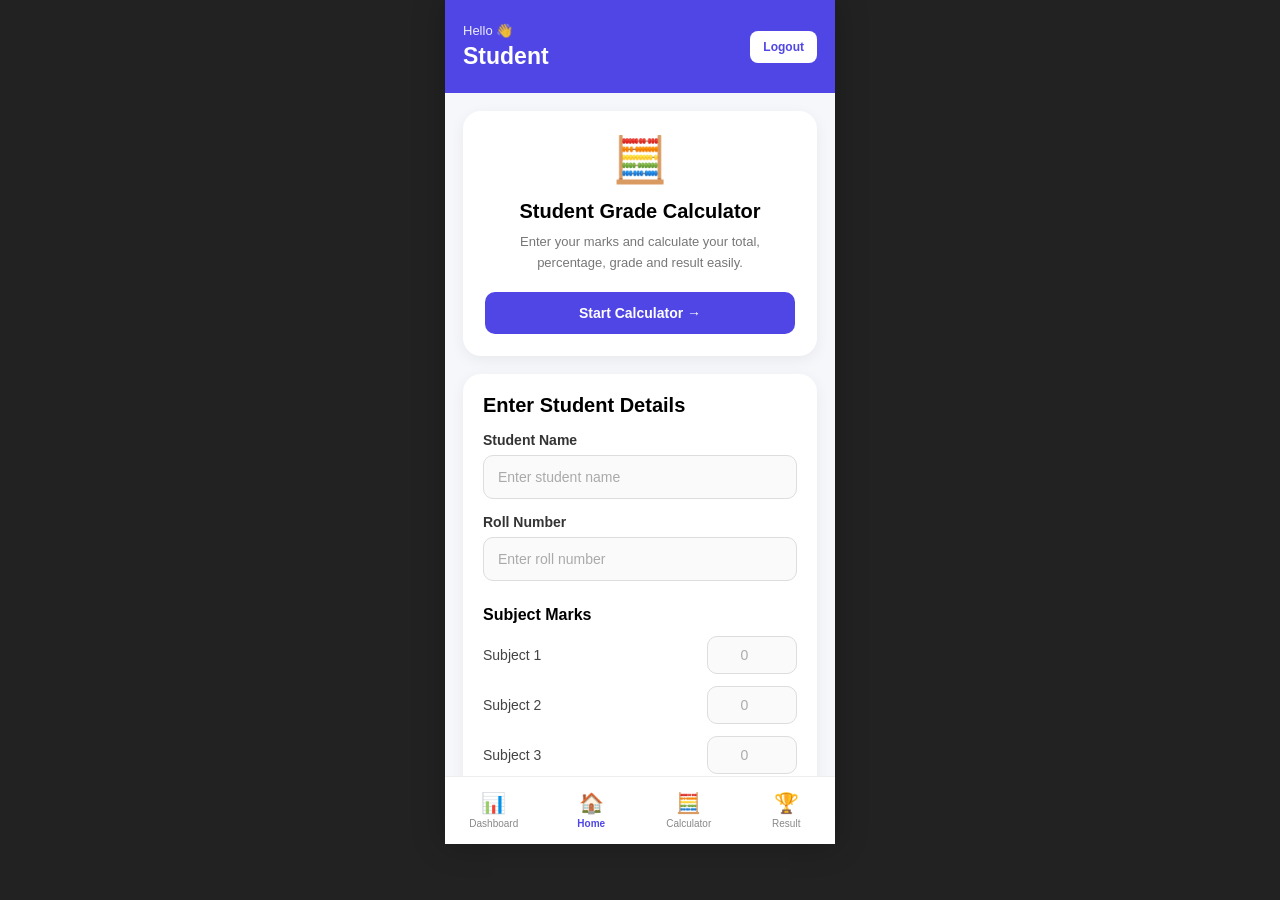
<file: index.html>
<!DOCTYPE html>
<html lang="en">

<head>

    <meta charset="UTF-8">

    <meta
        name="viewport"
        content="width=device-width, initial-scale=1.0"
    >

    <title>Student Grade Calculator</title>

    <link rel="stylesheet" href="style.css">

</head>

<body>

<div class="app">

    <header class="home-header">

        <div>

            <p class="hello">
                Hello 👋
            </p>

            <h1 id="welcomeName">
                Student
            </h1>

        </div>

        <button
            class="logout-btn"
            onclick="logoutUser()"
        >
            Logout
        </button>

    </header>


    <main class="home-content">


        <div class="welcome-card">

            <div class="card-icon">
                🧮
            </div>

            <h2>
                Student Grade Calculator
            </h2>

            <p>
                Enter your marks and calculate
                your total, percentage, grade
                and result easily.
            </p>

            <a
                href="#calculator"
                class="start-btn"
            >
                Start Calculator →
            </a>

        </div>


        <div
            id="calculator"
            class="calculator-card"
        >

            <h2>
                Enter Student Details
            </h2>


            <label>
                Student Name
            </label>

            <input
                type="text"
                id="name"
                placeholder="Enter student name"
            >


            <label>
                Roll Number
            </label>

            <input
                type="text"
                id="roll"
                placeholder="Enter roll number"
            >


            <h3>
                Subject Marks
            </h3>


            <div class="subject">

                <span>
                    Subject 1
                </span>

                <input
                    type="number"
                    id="sub1"
                    placeholder="0"
                    min="0"
                    max="100"
                >

            </div>


            <div class="subject">

                <span>
                    Subject 2
                </span>

                <input
                    type="number"
                    id="sub2"
                    placeholder="0"
                    min="0"
                    max="100"
                >

            </div>


            <div class="subject">

                <span>
                    Subject 3
                </span>

                <input
                    type="number"
                    id="sub3"
                    placeholder="0"
                    min="0"
                    max="100"
                >

            </div>


            <div class="subject">

                <span>
                    Subject 4
                </span>

                <input
                    type="number"
                    id="sub4"
                    placeholder="0"
                    min="0"
                    max="100"
                >

            </div>


            <div class="subject">

                <span>
                    Subject 5
                </span>

                <input
                    type="number"
                    id="sub5"
                    placeholder="0"
                    min="0"
                    max="100"
                >

            </div>


            <button
                class="calculate-btn"
                onclick="calculateGrade()"
            >
                Calculate Result
            </button>

        </div>

    </main>


    <nav class="bottom-nav">

        <a href="dashboard.html">

            <span>📊</span>

            Dashboard

        </a>


        <a
            href="index.html"
            class="active"
        >

            <span>🏠</span>

            Home

        </a>


        <a href="#calculator">

            <span>🧮</span>

            Calculator

        </a>


        <a href="result.html">

            <span>🏆</span>

            Result

        </a>

    </nav>

</div>

<script src="script.js"></script>

</body>
</html>
</file>
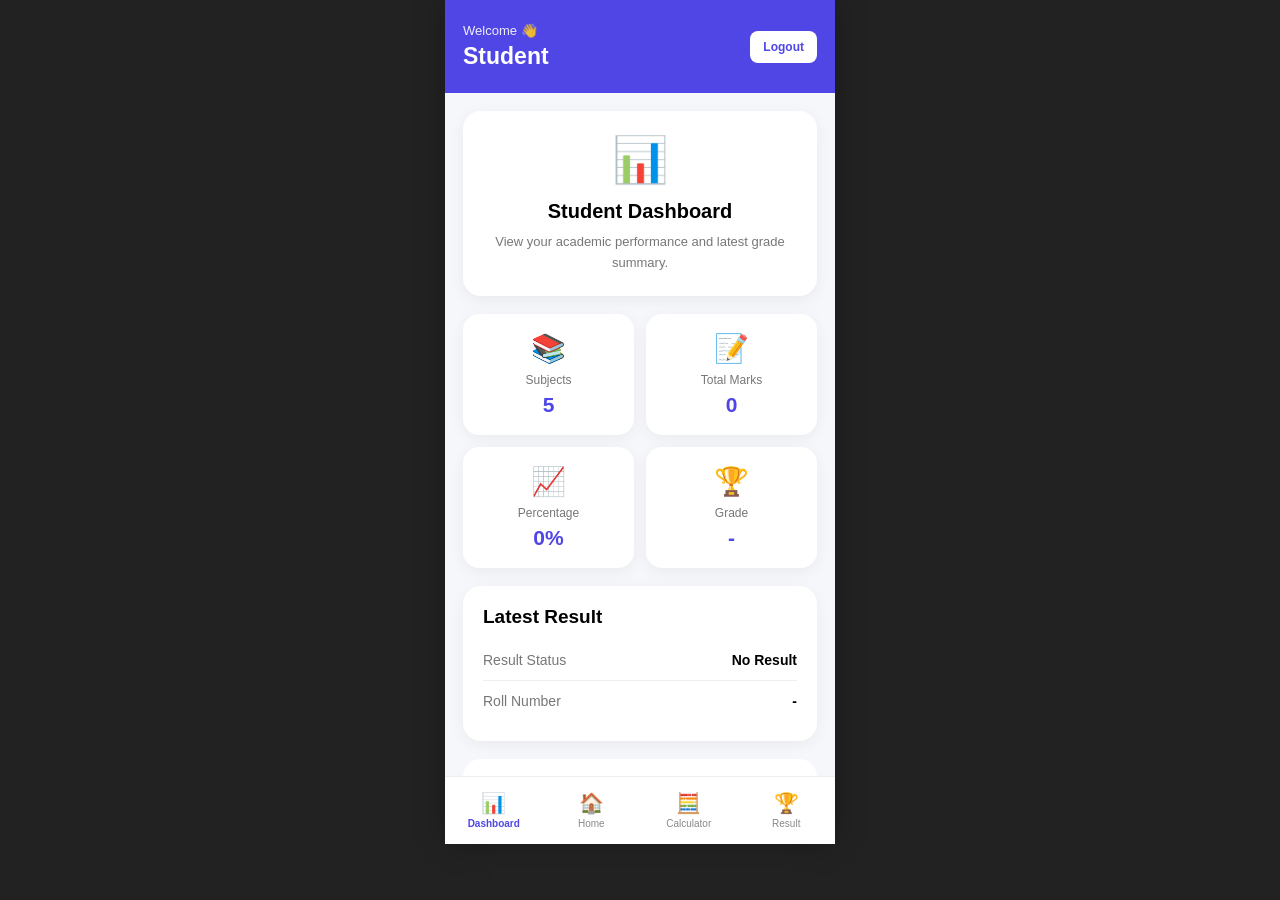
<file: dashboard.html>
<!DOCTYPE html>
<html lang="en">

<head>

    <meta charset="UTF-8">

    <meta
        name="viewport"
        content="width=device-width, initial-scale=1.0"
    >

    <title>Dashboard - Student Grade Calculator</title>

    <link rel="stylesheet" href="style.css">

</head>

<body>

<div class="app">

    <header class="home-header">

        <div>

            <p class="hello">
                Welcome 👋
            </p>

            <h1 id="dashboardName">
                Student
            </h1>

        </div>

        <button
            class="logout-btn"
            onclick="logoutUser()"
        >
            Logout
        </button>

    </header>


    <main class="home-content">

        <div class="welcome-card">

            <div class="card-icon">
                📊
            </div>

            <h2>
                Student Dashboard
            </h2>

            <p>
                View your academic performance
                and latest grade summary.
            </p>

        </div>


        <div class="dashboard-grid">

            <div class="dashboard-box">

                <span>📚</span>

                <small>
                    Subjects
                </small>

                <strong>
                    5
                </strong>

            </div>


            <div class="dashboard-box">

                <span>📝</span>

                <small>
                    Total Marks
                </small>

                <strong id="dashboardTotal">
                    0
                </strong>

            </div>


            <div class="dashboard-box">

                <span>📈</span>

                <small>
                    Percentage
                </small>

                <strong id="dashboardPercentage">
                    0%
                </strong>

            </div>


            <div class="dashboard-box">

                <span>🏆</span>

                <small>
                    Grade
                </small>

                <strong id="dashboardGrade">
                    -
                </strong>

            </div>

        </div>


        <div class="dashboard-result">

            <h2>
                Latest Result
            </h2>

            <div class="dashboard-result-row">

                <span>
                    Result Status
                </span>

                <strong id="dashboardResult">
                    No Result
                </strong>

            </div>


            <div class="dashboard-result-row">

                <span>
                    Roll Number
                </span>

                <strong id="dashboardRoll">
                    -
                </strong>

            </div>

        </div>


        <div class="quick-actions">

            <h2>
                Quick Actions
            </h2>


            <a
                href="index.html"
                class="quick-action"
            >

                🧮

                <span>
                    Calculate Result
                </span>

                <b>
                    →
                </b>

            </a>


            <a
                href="result.html"
                class="quick-action"
            >

                📊

                <span>
                    View Result
                </span>

                <b>
                    →
                </b>

            </a>

        </div>

    </main>


    <nav class="bottom-nav">

        <a
            href="dashboard.html"
            class="active"
        >

            <span>📊</span>

            Dashboard

        </a>


        <a href="index.html">

            <span>🏠</span>

            Home

        </a>


        <a href="index.html">

            <span>🧮</span>

            Calculator

        </a>


        <a href="result.html">

            <span>🏆</span>

            Result

        </a>

    </nav>

</div>

<script src="script.js"></script>

</body>
</html>
</file>
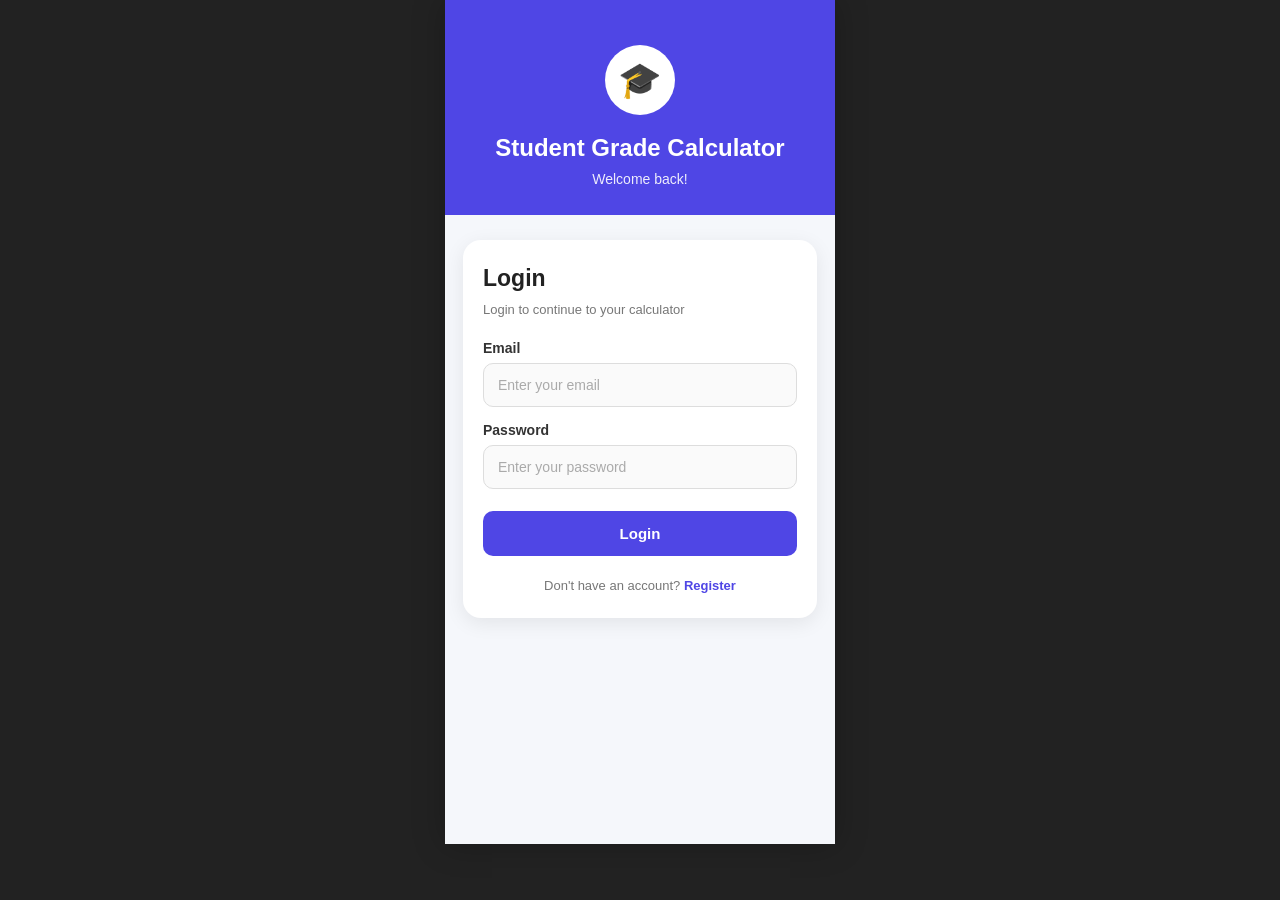
<file: login.html>
<!DOCTYPE html>
<html lang="en">

<head>

    <meta charset="UTF-8">

    <meta
        name="viewport"
        content="width=device-width, initial-scale=1.0"
    >

    <title>Login - Student Grade Calculator</title>

    <link rel="stylesheet" href="style.css">

</head>

<body>

<div class="app">

    <div class="auth-header">

        <div class="logo">🎓</div>

        <h1>Student Grade Calculator</h1>

        <p>Welcome back!</p>

    </div>


    <div class="auth-card">

        <h2>Login</h2>

        <p class="small-text">
            Login to continue to your calculator
        </p>


        <label>Email</label>

        <input
            type="email"
            id="loginEmail"
            placeholder="Enter your email"
        >


        <label>Password</label>

        <input
            type="password"
            id="loginPassword"
            placeholder="Enter your password"
        >


        <button onclick="loginUser()">
            Login
        </button>


        <p class="switch-text">

            Don't have an account?

            <a href="register.html">
                Register
            </a>

        </p>

    </div>

</div>


<script src="script.js"></script>

</body>
</html>
</file>
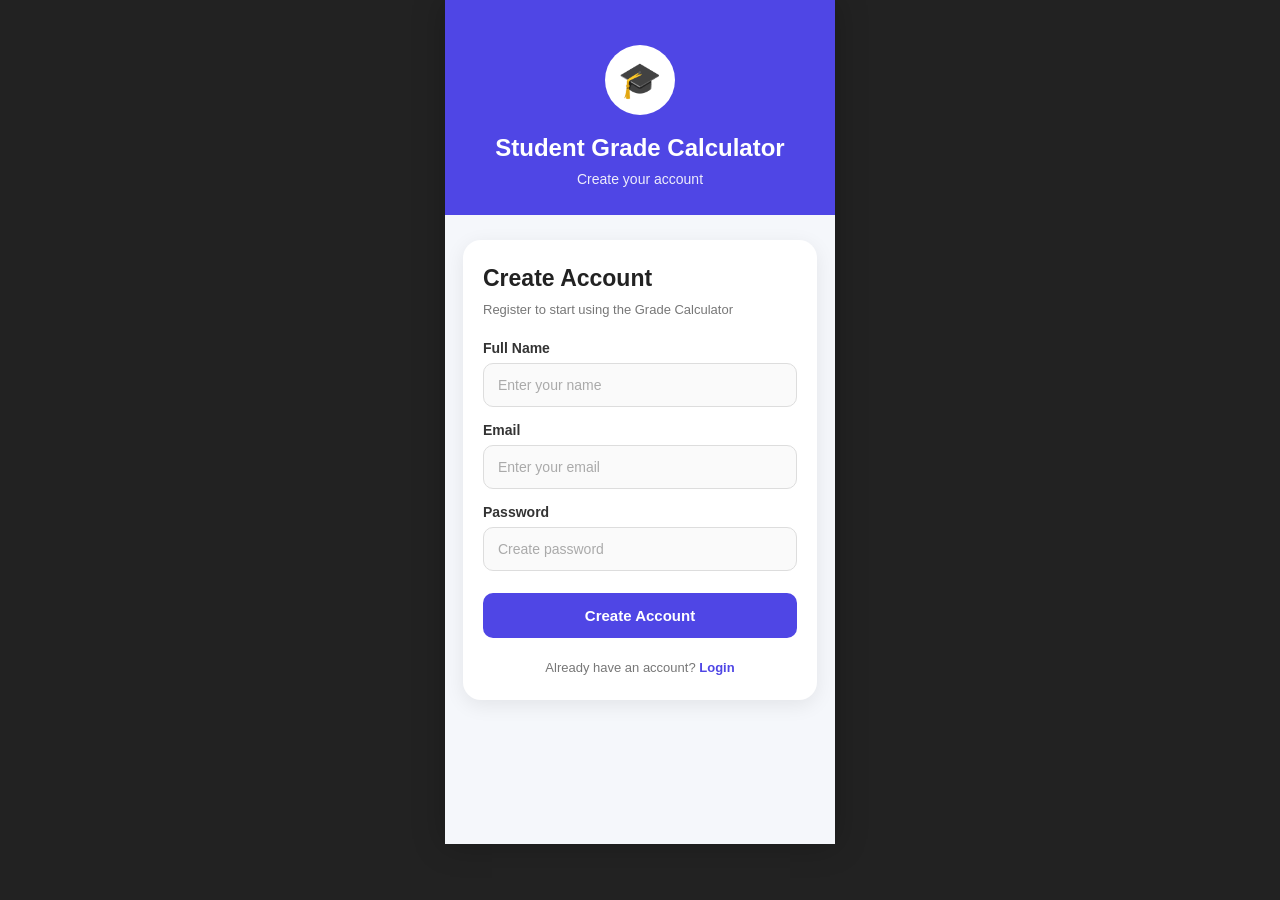
<file: register.html>
<!DOCTYPE html>
<html lang="en">
<head>
    <meta charset="UTF-8">
    <meta name="viewport" content="width=device-width, initial-scale=1.0">
    <title>Register - Student Grade Calculator</title>
    <link rel="stylesheet" href="style.css">
</head>

<body>

<div class="app">

    <div class="auth-header">

        <div class="logo">🎓</div>

        <h1>Student Grade Calculator</h1>

        <p>Create your account</p>

    </div>

    <div class="auth-card">

        <h2>Create Account</h2>

        <p class="small-text">
            Register to start using the Grade Calculator
        </p>

        <label>Full Name</label>

        <input
            type="text"
            id="regName"
            placeholder="Enter your name"
        >

        <label>Email</label>

        <input
            type="email"
            id="regEmail"
            placeholder="Enter your email"
        >

        <label>Password</label>

        <input
            type="password"
            id="regPassword"
            placeholder="Create password"
        >

        <button onclick="registerUser()">
            Create Account
        </button>

        <p class="switch-text">
            Already have an account?
            <a href="login.html">Login</a>
        </p>

    </div>

</div>

<script src="script.js"></script>

</body>
</html>
</file>
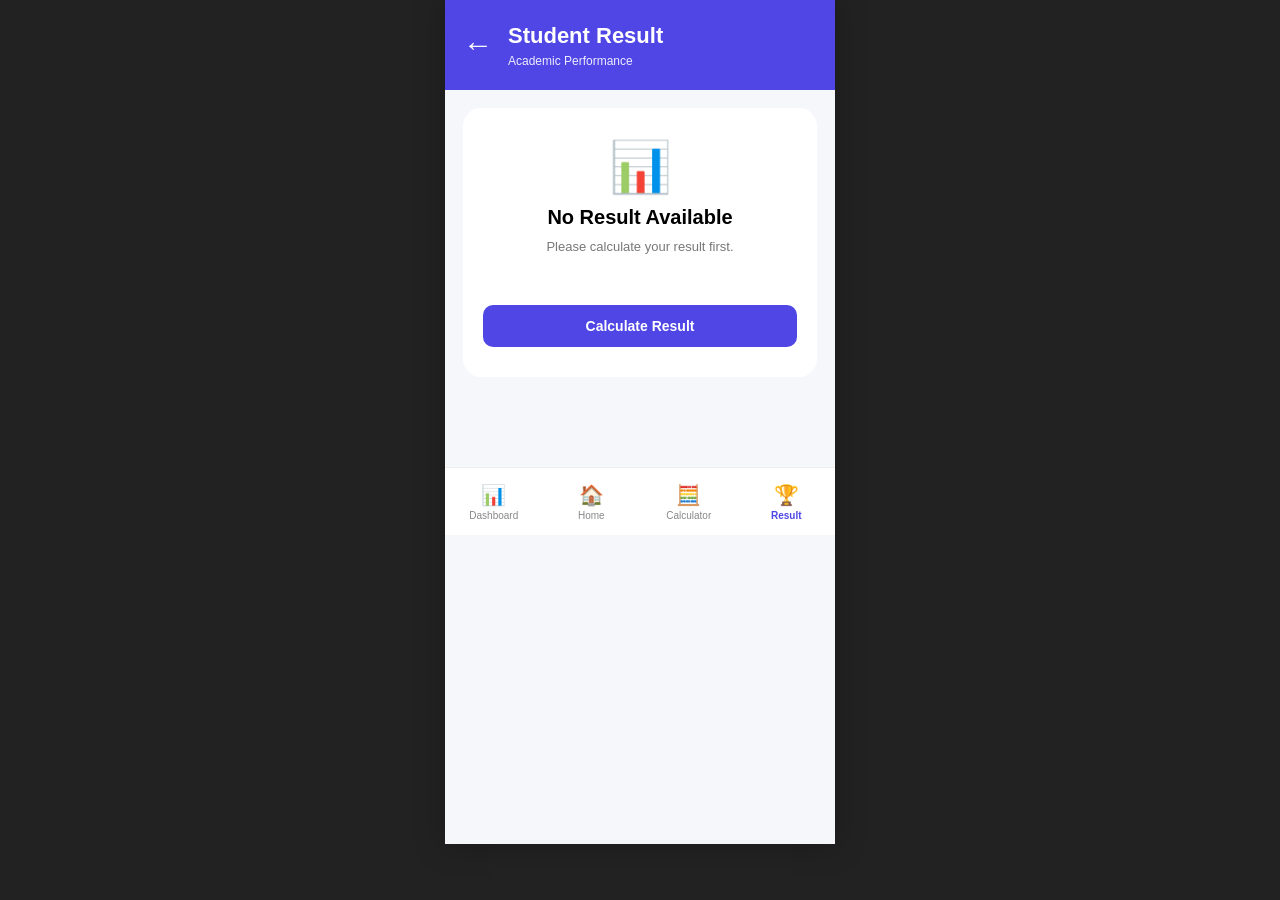
<file: result.html>
<!DOCTYPE html>
<html lang="en">

<head>

    <meta charset="UTF-8">

    <meta
        name="viewport"
        content="width=device-width, initial-scale=1.0"
    >

    <title>Result - Student Grade Calculator</title>

    <link rel="stylesheet" href="style.css">

</head>

<body>

<div class="app">

    <header class="result-header">

        <a
            href="dashboard.html"
            class="back-btn"
        >
            ←
        </a>

        <div>

            <h1>
                Student Result
            </h1>

            <p>
                Academic Performance
            </p>

        </div>

    </header>


    <main class="result-content">

        <div
            id="resultContainer"
        >

        </div>

    </main>


    <nav class="bottom-nav">

        <a href="dashboard.html">

            <span>📊</span>

            Dashboard

        </a>


        <a href="index.html">

            <span>🏠</span>

            Home

        </a>


        <a href="index.html">

            <span>🧮</span>

            Calculator

        </a>


        <a
            href="result.html"
            class="active"
        >

            <span>🏆</span>

            Result

        </a>

    </nav>

</div>

<script src="script.js"></script>

</body>
</html>
</file>
<file: style.css>
/* ========================================
   BASIC RESET
======================================== */

* {
    box-sizing: border-box;
    margin: 0;
    padding: 0;
}


html {
    scroll-behavior: smooth;
}


body {

    margin: 0;

    padding: 0;

    font-family:
        Arial,
        Helvetica,
        sans-serif;

    background: #222;

    min-height: 100vh;

    display: flex;

    justify-content: center;

    align-items: flex-start;
}



/* ========================================
   MOBILE APP
======================================== */

.app {

    width: 390px;

    height: 844px;

    min-height: 844px;

    background: #f5f7fb;

    position: relative;

    overflow-x: hidden;

    overflow-y: auto;

    box-shadow:
        0 0 30px rgba(0, 0, 0, 0.25);
}



/* ========================================
   AUTH HEADER
======================================== */

.auth-header {

    text-align: center;

    padding: 45px 22px 28px;

    background: #4f46e5;

    color: white;
}


.logo {

    width: 70px;

    height: 70px;

    margin: 0 auto;

    background: white;

    border-radius: 50%;

    display: flex;

    align-items: center;

    justify-content: center;

    font-size: 35px;
}


.auth-header h1 {

    font-size: 24px;

    line-height: 1.25;

    margin-top: 18px;

    margin-bottom: 8px;
}


.auth-header p {

    font-size: 14px;

    margin: 0;

    opacity: 0.9;
}



/* ========================================
   AUTH CARD
======================================== */

.auth-card {

    margin: 25px 18px;

    padding: 25px 20px;

    background: white;

    border-radius: 18px;

    box-shadow:
        0 5px 20px rgba(0, 0, 0, 0.08);
}


.auth-card h2 {

    font-size: 23px;

    margin-bottom: 8px;

    color: #222;
}


.small-text {

    color: #777;

    font-size: 13px;

    line-height: 1.5;

    margin-bottom: 20px;
}



/* ========================================
   LABEL
======================================== */

label {

    display: block;

    margin-top: 15px;

    margin-bottom: 7px;

    font-size: 14px;

    font-weight: bold;

    color: #333;
}



/* ========================================
   INPUT
======================================== */

input {

    width: 100%;

    padding: 13px 14px;

    border: 1px solid #ddd;

    border-radius: 10px;

    font-size: 14px;

    font-family: Arial, Helvetica, sans-serif;

    outline: none;

    background: #fafafa;
}


input:focus {

    border-color: #4f46e5;

    background: white;

    box-shadow:
        0 0 0 2px
        rgba(79, 70, 229, 0.08);
}


input::placeholder {

    color: #aaa;
}



/* ========================================
   BUTTON
======================================== */

button {

    width: 100%;

    border: none;

    padding: 14px;

    margin-top: 22px;

    border-radius: 10px;

    background: #4f46e5;

    color: white;

    font-size: 15px;

    font-weight: bold;

    cursor: pointer;
}


button:hover {

    background: #4338ca;
}



/* ========================================
   SWITCH TEXT
======================================== */

.switch-text {

    text-align: center;

    font-size: 13px;

    color: #777;

    margin-top: 22px;
}


.switch-text a {

    color: #4f46e5;

    text-decoration: none;

    font-weight: bold;
}



/* ========================================
   MESSAGE
======================================== */

.page-message {

    position: absolute;

    top: 10px;

    left: 15px;

    right: 15px;

    padding: 12px 15px;

    border-radius: 10px;

    text-align: center;

    font-size: 13px;

    font-weight: bold;

    z-index: 1000;

    box-shadow:
        0 4px 15px
        rgba(0, 0, 0, 0.12);
}


.error-message {

    background: #fee2e2;

    color: #dc2626;

    border: 1px solid #fecaca;
}



/* ========================================
   HOME HEADER
======================================== */

.home-header {

    background: #4f46e5;

    color: white;

    padding: 23px 18px;

    display: flex;

    justify-content: space-between;

    align-items: center;
}


.hello {

    font-size: 13px;

    opacity: 0.9;
}


.home-header h1 {

    margin-top: 5px;

    font-size: 23px;

    max-width: 210px;

    word-break: break-word;
}



/* ========================================
   LOGOUT
======================================== */

.logout-btn {

    width: auto;

    margin: 0;

    padding: 9px 13px;

    background: white;

    color: #4f46e5;

    font-size: 12px;

    border-radius: 8px;
}



/* ========================================
   HOME CONTENT
======================================== */

.home-content {

    padding: 18px;

    padding-bottom: 90px;
}



/* ========================================
   WELCOME CARD
======================================== */

.welcome-card {

    background: white;

    padding: 22px;

    border-radius: 18px;

    text-align: center;

    box-shadow:
        0 4px 15px
        rgba(0, 0, 0, 0.06);
}


.card-icon {

    font-size: 45px;

    margin-bottom: 5px;
}


.welcome-card h2 {

    font-size: 20px;

    line-height: 1.3;

    margin: 12px 0 8px;
}


.welcome-card p {

    color: #777;

    font-size: 13px;

    line-height: 1.6;
}



/* ========================================
   START BUTTON
======================================== */

.start-btn {

    display: block;

    margin-top: 18px;

    padding: 13px;

    border-radius: 10px;

    background: #4f46e5;

    color: white;

    text-decoration: none;

    font-size: 14px;

    font-weight: bold;
}



/* ========================================
   CALCULATOR CARD
======================================== */

.calculator-card {

    margin-top: 18px;

    padding: 20px;

    background: white;

    border-radius: 18px;

    box-shadow:
        0 4px 15px
        rgba(0, 0, 0, 0.06);
}


.calculator-card h2 {

    margin: 0;

    font-size: 20px;
}


.calculator-card h3 {

    font-size: 16px;

    margin-top: 25px;

    margin-bottom: 12px;
}



/* ========================================
   SUBJECT
======================================== */

.subject {

    display: flex;

    align-items: center;

    justify-content: space-between;

    margin-bottom: 12px;

    gap: 10px;
}


.subject span {

    font-size: 14px;

    color: #444;

    flex: 1;
}


.subject input {

    width: 90px;

    padding: 10px;

    text-align: center;
}



/* ========================================
   CALCULATE BUTTON
======================================== */

.calculate-btn {

    display: block;

    width: 100%;

    padding: 14px;

    margin-top: 22px;

    border: none;

    border-radius: 10px;

    background: #4f46e5;

    color: white;

    text-align: center;

    text-decoration: none;

    font-size: 15px;

    font-weight: bold;
}



/* ========================================
   DASHBOARD GRID
======================================== */

.dashboard-grid {

    display: grid;

    grid-template-columns: 1fr 1fr;

    gap: 12px;

    margin-top: 18px;
}


.dashboard-box {

    background: white;

    border-radius: 16px;

    padding: 18px 12px;

    text-align: center;

    box-shadow:
        0 4px 15px
        rgba(0, 0, 0, 0.05);
}


.dashboard-box span {

    display: block;

    font-size: 28px;

    margin-bottom: 8px;
}


.dashboard-box small {

    display: block;

    color: #777;

    font-size: 12px;

    margin-bottom: 6px;
}


.dashboard-box strong {

    display: block;

    color: #4f46e5;

    font-size: 21px;
}



/* ========================================
   DASHBOARD RESULT
======================================== */

.dashboard-result {

    background: white;

    border-radius: 18px;

    padding: 20px;

    margin-top: 18px;

    box-shadow:
        0 4px 15px
        rgba(0, 0, 0, 0.05);
}


.dashboard-result h2 {

    font-size: 19px;

    margin-bottom: 12px;
}


.dashboard-result-row {

    display: flex;

    justify-content: space-between;

    align-items: center;

    padding: 12px 0;

    border-bottom: 1px solid #eee;

    font-size: 14px;
}


.dashboard-result-row:last-child {

    border-bottom: none;
}


.dashboard-result-row span {

    color: #777;
}



/* ========================================
   QUICK ACTIONS
======================================== */

.quick-actions {

    background: white;

    border-radius: 18px;

    padding: 20px;

    margin-top: 18px;

    margin-bottom: 20px;
}


.quick-actions h2 {

    font-size: 19px;

    margin-bottom: 12px;
}


.quick-action {

    display: flex;

    align-items: center;

    gap: 12px;

    padding: 14px 5px;

    border-bottom: 1px solid #eee;

    text-decoration: none;

    color: #333;

    font-size: 20px;
}


.quick-action:last-child {

    border-bottom: none;
}


.quick-action span {

    flex: 1;

    font-size: 14px;

    font-weight: bold;
}


.quick-action b {

    color: #4f46e5;
}



/* ========================================
   RESULT HEADER
======================================== */

.result-header {

    height: 90px;

    background: #4f46e5;

    color: white;

    display: flex;

    align-items: center;

    padding: 15px 18px;

    gap: 15px;
}


.result-header h1 {

    margin: 0;

    font-size: 22px;
}


.result-header p {

    margin-top: 5px;

    font-size: 12px;

    opacity: 0.9;
}


.back-btn {

    text-decoration: none;

    color: white;

    font-size: 30px;
}



/* ========================================
   RESULT CONTENT
======================================== */

.result-content {

    padding: 18px;

    padding-bottom: 90px;
}



/* ========================================
   STUDENT RESULT
======================================== */

.student-result-card {

    background: white;

    border-radius: 18px;

    padding: 22px;

    text-align: center;

    box-shadow:
        0 4px 15px
        rgba(0, 0, 0, 0.06);
}


.result-icon {

    font-size: 42px;
}


.student-result-card h2 {

    margin: 10px 0 5px;

    font-size: 21px;
}


.student-result-card p {

    color: #777;

    font-size: 13px;
}



/* ========================================
   GRADE CARD
======================================== */

.grade-card {

    background: #4f46e5;

    color: white;

    border-radius: 18px;

    padding: 22px;

    margin-top: 15px;

    text-align: center;
}


.grade-card p {

    font-size: 13px;
}


.grade {

    font-size: 48px;

    font-weight: bold;

    margin: 8px 0;
}


.pass {

    display: inline-block;

    padding: 6px 15px;

    border-radius: 20px;

    background: #22c55e;

    color: white;

    font-size: 12px;

    font-weight: bold;
}


.fail {

    display: inline-block;

    padding: 6px 15px;

    border-radius: 20px;

    background: #ef4444;

    color: white;

    font-size: 12px;

    font-weight: bold;
}



/* ========================================
   MARKS CARD
======================================== */

.marks-card {

    background: white;

    border-radius: 18px;

    padding: 20px;

    margin-top: 15px;

    box-shadow:
        0 4px 15px
        rgba(0, 0, 0, 0.04);
}


.marks-card h2 {

    margin-bottom: 8px;

    font-size: 19px;
}


.mark-line {

    display: flex;

    justify-content: space-between;

    align-items: center;

    padding: 12px 0;

    border-bottom: 1px solid #eee;

    font-size: 14px;
}


.mark-line:last-child {

    border-bottom: none;
}


.mark-line span {

    color: #555;
}



/* ========================================
   SUMMARY
======================================== */

.summary {

    display: flex;

    gap: 12px;

    margin-top: 15px;
}


.summary div {

    flex: 1;

    background: white;

    padding: 18px 10px;

    border-radius: 15px;

    text-align: center;
}


.summary small {

    display: block;

    color: #777;

    font-size: 12px;

    margin-bottom: 7px;
}


.summary strong {

    font-size: 18px;
}



/* ========================================
   NO RESULT
======================================== */

.no-result {

    background: white;

    padding: 30px 20px;

    border-radius: 18px;

    text-align: center;
}


.big-icon {

    font-size: 50px;
}


.no-result h2 {

    font-size: 20px;

    margin: 10px 0;
}


.no-result p {

    color: #777;

    font-size: 13px;

    margin-bottom: 15px;
}



/* ========================================
   BOTTOM NAVIGATION
======================================== */

.bottom-nav {

    position: sticky;

    bottom: 0;

    left: 0;

    width: 100%;

    height: 68px;

    background: white;

    border-top: 1px solid #eee;

    display: flex;

    justify-content: space-around;

    align-items: center;

    z-index: 50;
}


.bottom-nav a {

    width: 25%;

    height: 100%;

    display: flex;

    flex-direction: column;

    align-items: center;

    justify-content: center;

    text-decoration: none;

    color: #888;

    font-size: 10px;

    text-align: center;
}


.bottom-nav span {

    display: block;

    font-size: 20px;

    margin-bottom: 3px;
}


.bottom-nav a.active {

    color: #4f46e5;

    font-weight: bold;
}



/* ========================================
   MOBILE
======================================== */

@media (max-width: 430px) {

    body {

        background: #f5f7fb;

        display: block;
    }


    .app {

        width: 100%;

        height: 100vh;

        min-height: 100vh;

        box-shadow: none;
    }

}
</file>
